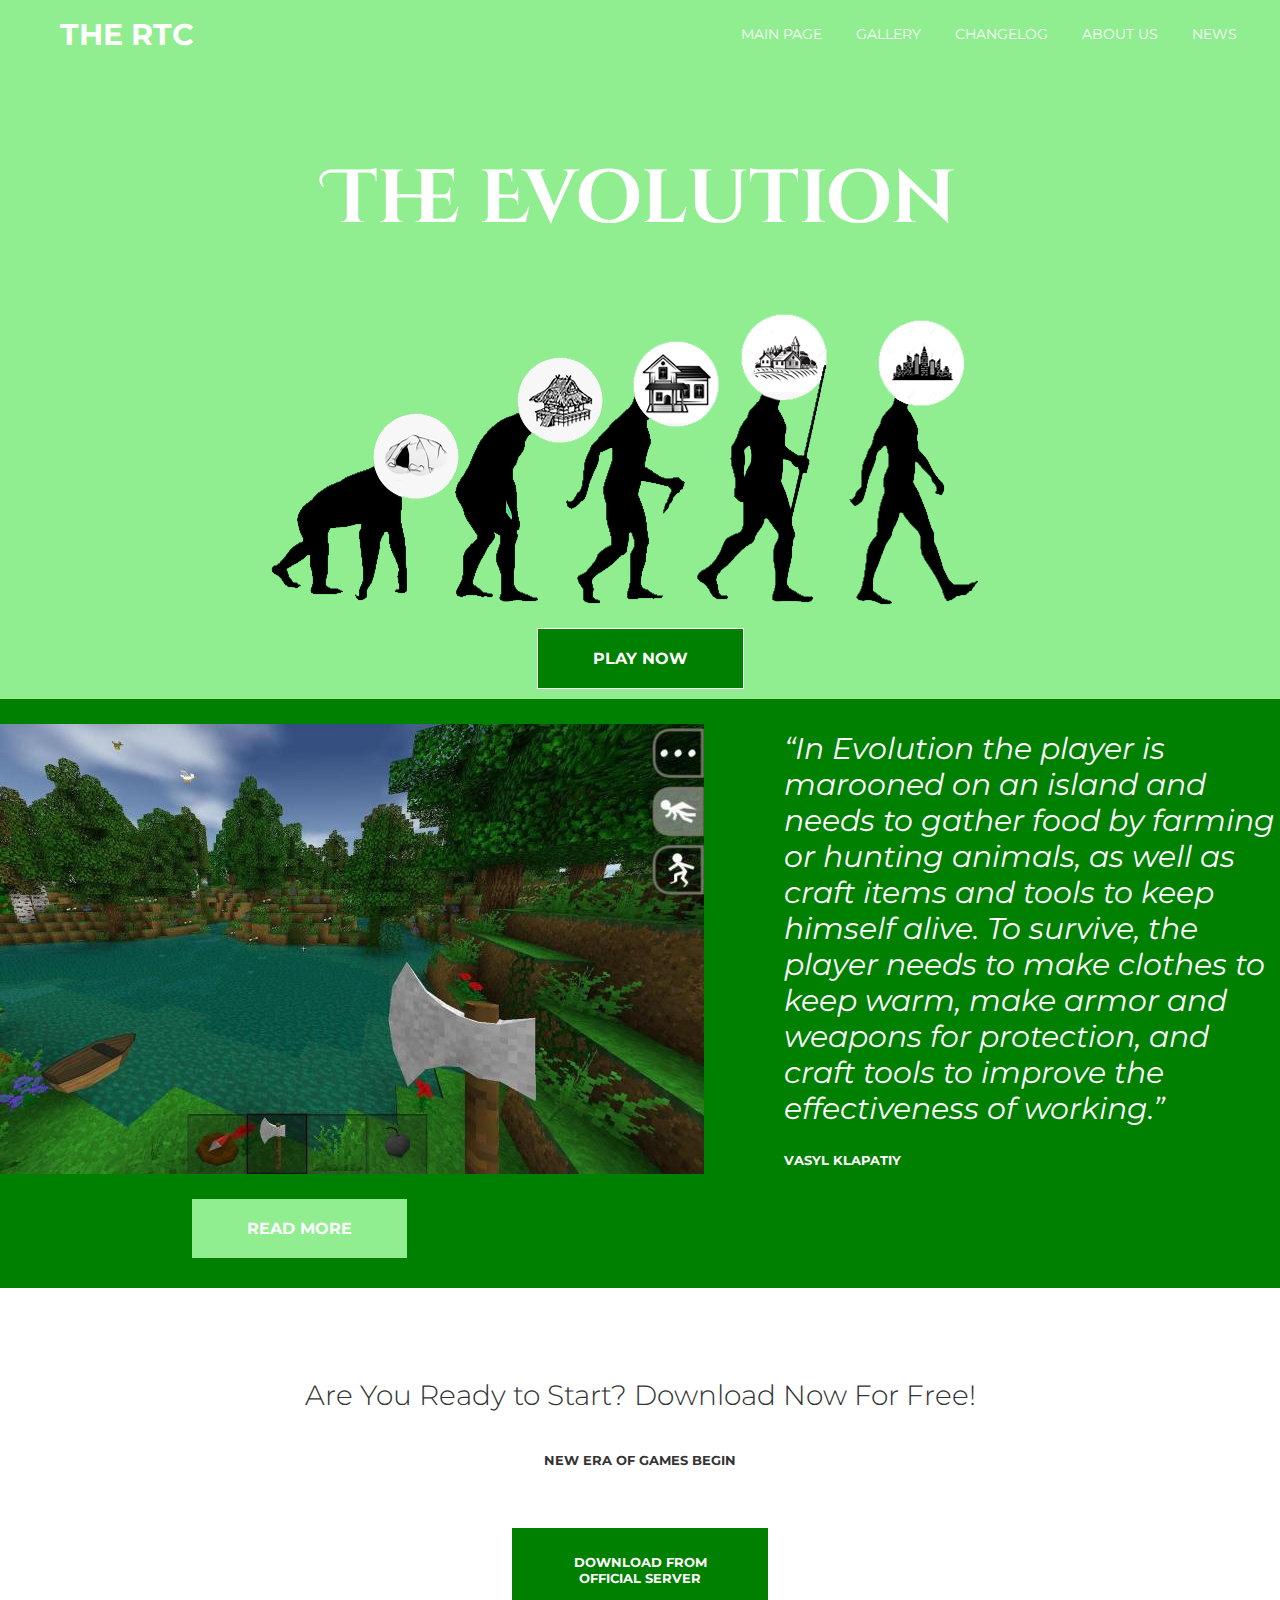
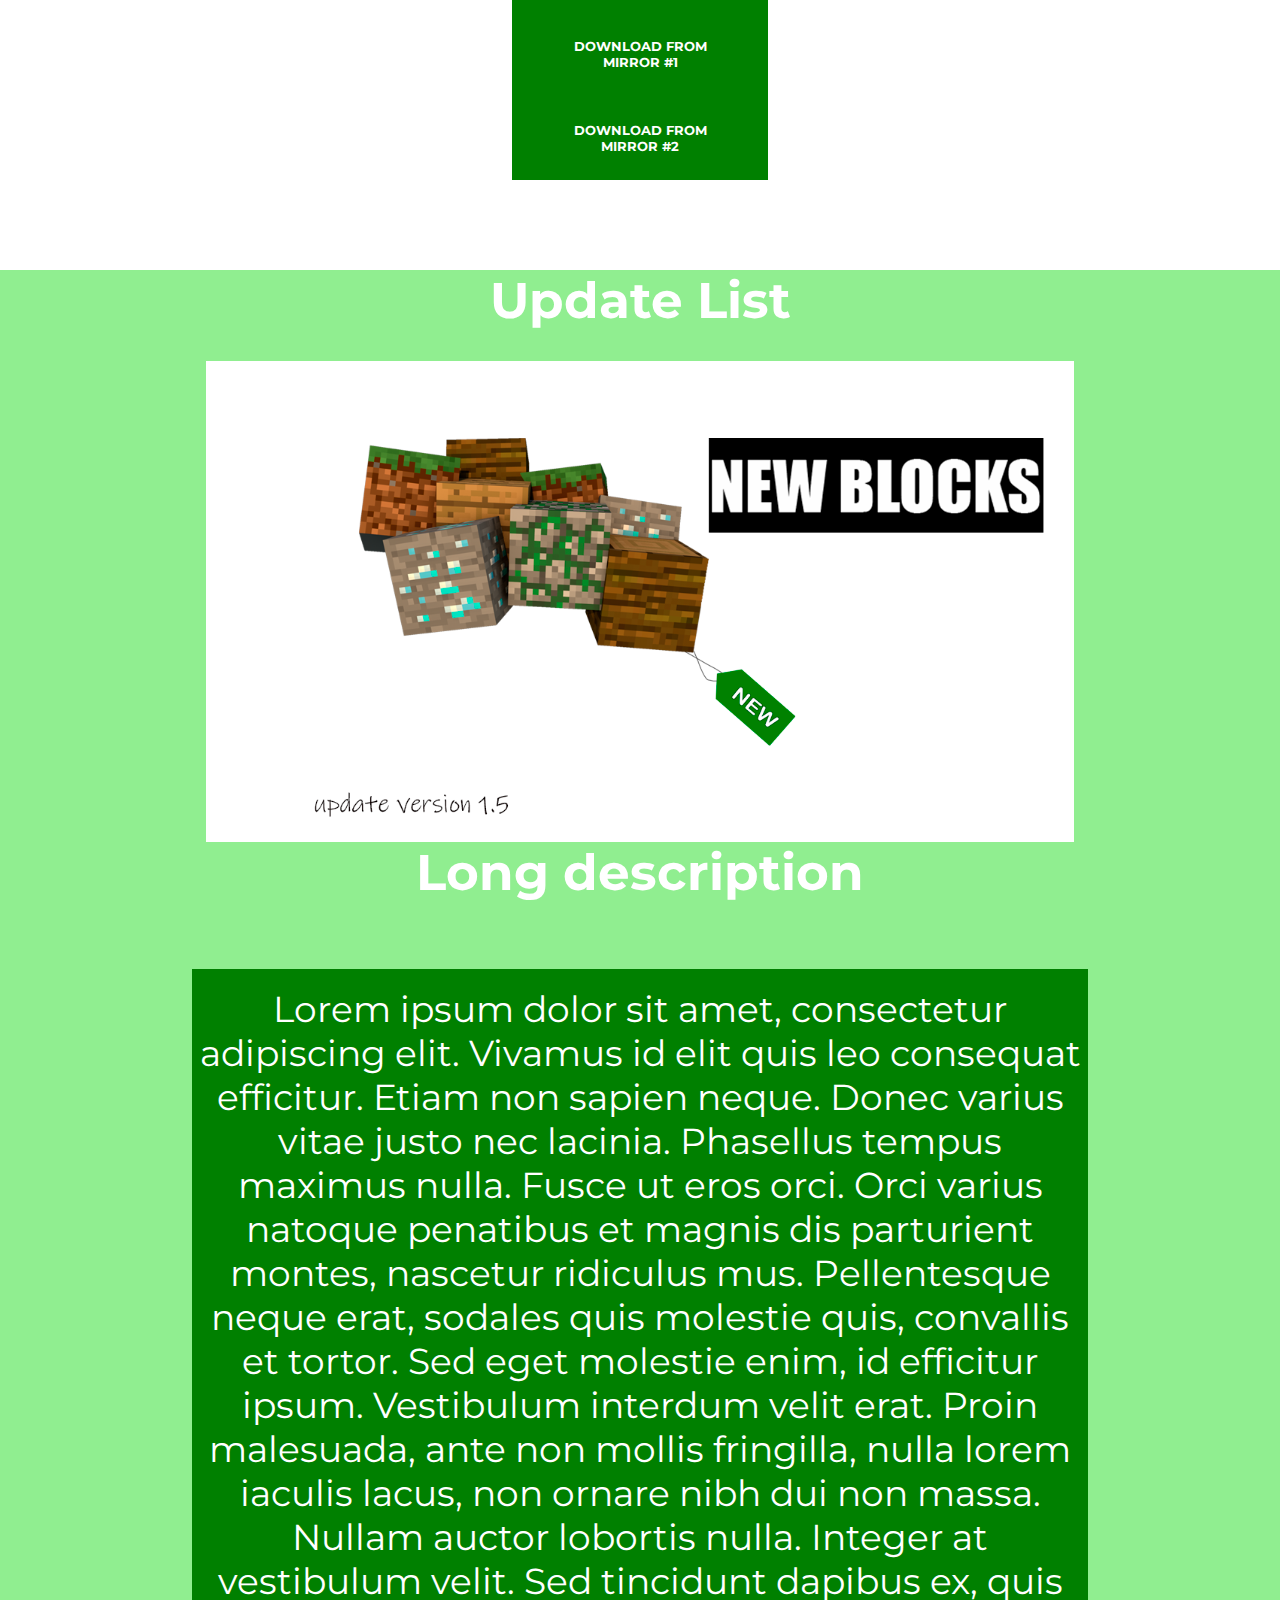
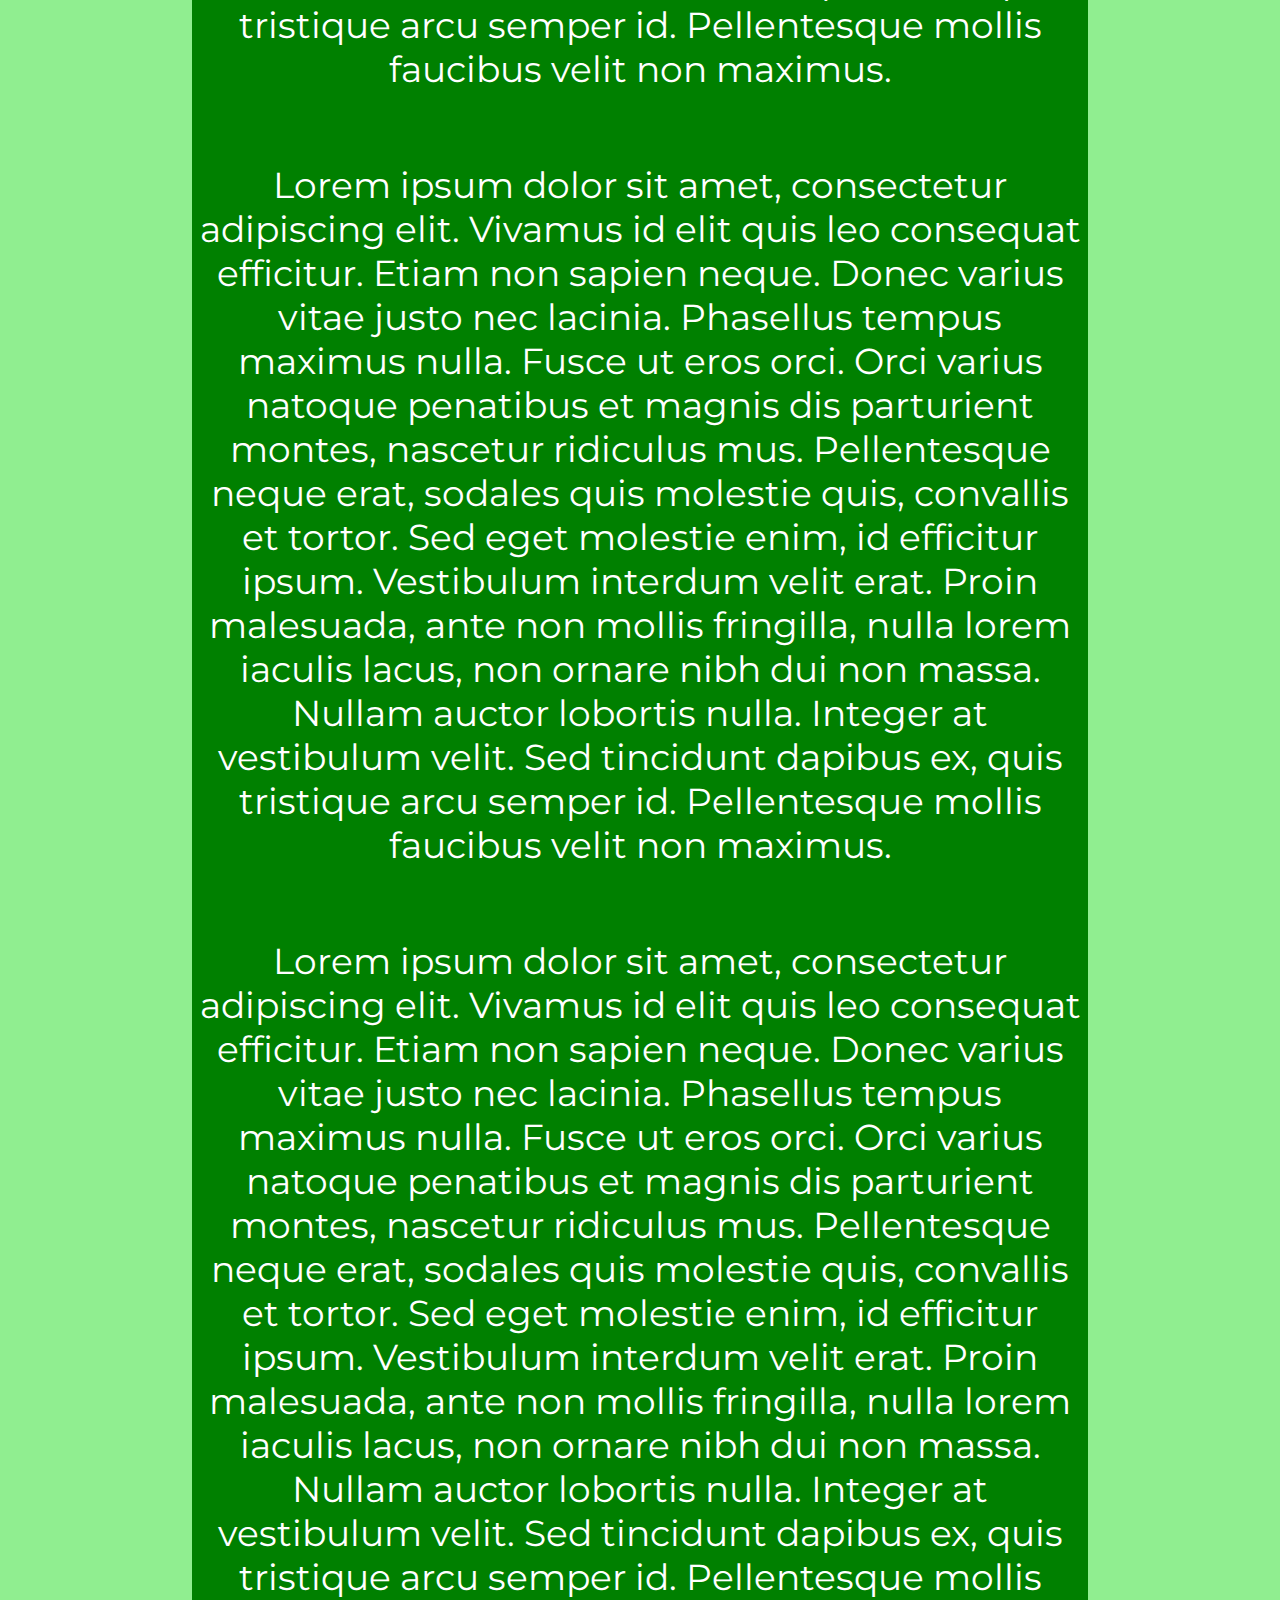
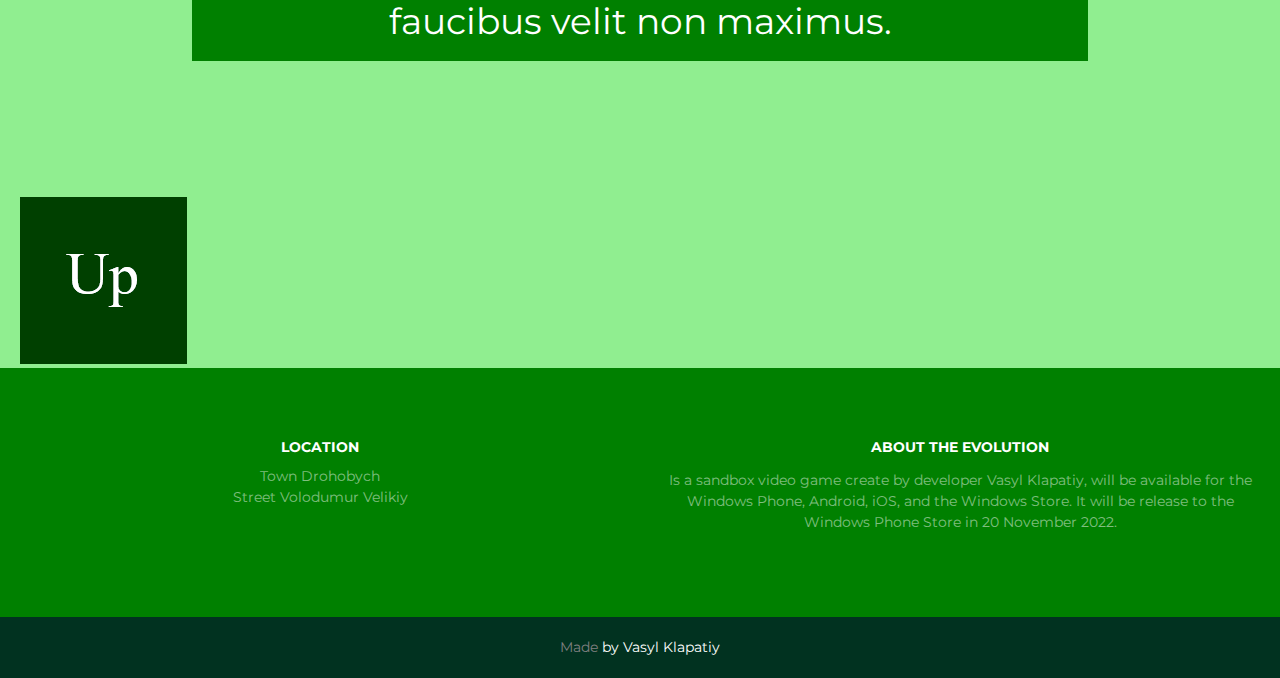
<file: index.html>
<!DOCTYPE html>
<html lang="en">
<head>
    <meta charset="UTF-8">
    <title>The Evolution</title>
    <link rel="stylesheet" href="css/main.css">
    <link href="https://fonts.googleapis.com/css2?family=Kaushan+Script&family=Montserrat:wght@400;700&display=swap" rel="stylesheet">
    <link href="https://fonts.googleapis.com/css2?family=Cinzel+Decorative:wght@400;700&display=swap" rel="stylesheet">
    <script src="https://cdn.jsdelivr.net/npm/jquery@3.5.1/dist/jquery.min.js"></script>
    <script src="js/main.js"></script>
</head>
<body id="start">
    
    <header class="header">
        <div class="container">
            <div class="header_inner">
                <div class="header_logo">THE RTC</div>
                <nav class="nav">
                    <a class="nav_link" href="index.html">Main Page</a>
                    <a class="nav_link" href="gallery.html">Gallery</a>
                    <a class="nav_link" href="changelog.html">Changelog</a>
                    <a class="nav_link" href="about_us.html">About Us</a>
                    <a class="nav_link" href="news.html">News</a>
                </nav>
            </div>
        </div>
    </header>
    
<div class="intro"> 
    <div class="container">
        <div class="intro_inner">
           <h1 class="intro_title">The Evolution</h1>
            <img src="./img/backgroundlogo.png" alt="peoples_evolution" class="intro_picture"><br>
            <a class="button" href="login.html">Play now</a>
        </div>
    </div>
</div>
    
<div class="reviews">
    <div class="container">

        <div class="reviews__item">
            <div class="reviews__photo">
                <img class="reviews__img" src="img/evolution.jpg" alt="">
            </div>
            
            <div class="reviews__content">
                <div class="reviews__text">“In Evolution the player is marooned on an island and needs to gather food by farming or hunting animals, as 
                    well as craft items and tools to keep himself alive. To survive, the player needs to make clothes to keep warm, make 
                    armor and weapons for protection, and craft tools to improve the effectiveness of working.”</div>
                <div class="reviews__author">Vasyl Klapatiy</div>
            </div>
            <a class="but-img" href="#">Read More</a>
        </div>

    </div>
</div>

<div class="download">
    <div class="container">
        <h3 class="download__title">Are You Ready to Start? Download Now For Free!</h3>
        <div class="download__text">
            <p>New Era of Games begin</p>
        </div>
        <a class="btn" href="#">Download from Official Server</a>
        <a class="btn" href="#">Download from Mirror #1</a>
        <a class="btn" href="#">Download from Mirror #2</a>
    </div>
</div>

<div class="description">
    <h3 class="desc-title">Update List</h3>
    <img src="img/block.png" alt="blocks">
    <h3 class="desc-title">Long description</h3>
    <div class="long-desc">
        <p>Lorem ipsum dolor sit amet, consectetur adipiscing elit. Vivamus id elit quis leo consequat efficitur. Etiam non sapien neque. Donec varius vitae justo nec lacinia.
            Phasellus tempus maximus nulla. Fusce ut eros orci. Orci varius natoque penatibus et magnis dis parturient montes, nascetur ridiculus mus. 
            Pellentesque neque erat, sodales quis molestie quis, convallis et tortor.
            Sed eget molestie enim, id efficitur ipsum. Vestibulum interdum velit erat. Proin malesuada, ante non mollis fringilla, nulla 
            lorem iaculis lacus, non ornare nibh dui non massa. Nullam auctor lobortis nulla. Integer at vestibulum velit. Sed tincidunt 
            dapibus ex, quis tristique arcu semper id. Pellentesque mollis faucibus velit non maximus.
        </p>
        <p>Lorem ipsum dolor sit amet, consectetur adipiscing elit. Vivamus id elit quis leo consequat efficitur. Etiam non sapien neque. Donec varius vitae justo nec lacinia.
            Phasellus tempus maximus nulla. Fusce ut eros orci. Orci varius natoque penatibus et magnis dis parturient montes, nascetur ridiculus mus. 
            Pellentesque neque erat, sodales quis molestie quis, convallis et tortor.
            Sed eget molestie enim, id efficitur ipsum. Vestibulum interdum velit erat. Proin malesuada, ante non mollis fringilla, nulla 
            lorem iaculis lacus, non ornare nibh dui non massa. Nullam auctor lobortis nulla. Integer at vestibulum velit. Sed tincidunt 
            dapibus ex, quis tristique arcu semper id. Pellentesque mollis faucibus velit non maximus.
        </p>
        <p>Lorem ipsum dolor sit amet, consectetur adipiscing elit. Vivamus id elit quis leo consequat efficitur. Etiam non sapien neque. Donec varius vitae justo nec lacinia.
            Phasellus tempus maximus nulla. Fusce ut eros orci. Orci varius natoque penatibus et magnis dis parturient montes, nascetur ridiculus mus. 
            Pellentesque neque erat, sodales quis molestie quis, convallis et tortor.
            Sed eget molestie enim, id efficitur ipsum. Vestibulum interdum velit erat. Proin malesuada, ante non mollis fringilla, nulla 
            lorem iaculis lacus, non ornare nibh dui non massa. Nullam auctor lobortis nulla. Integer at vestibulum velit. Sed tincidunt 
            dapibus ex, quis tristique arcu semper id. Pellentesque mollis faucibus velit non maximus.
        </p>
    </div>
</div>

<div class="upButton">
    <a href="#start"><img src="img/sc321.png" alt="upButton" style="text-align: center;"></a>
</div>

<footer class="footer">
    <div class="container">

        <div class="footer__inner">
            <div class="footer__block">
                <h4 class="footer__title">Location</h4>
                <address class="footer__address">
                    <div>Town Drohobych</div>
                    <div>Street Volodumur Velikiy</div>
                </address>
            </div>

            <div class="footer__block">
                <h4 class="footer__title">About The Evolution</h4>
                <div class="footer__text">
                    <p> Is a sandbox video game create by developer Vasyl Klapatiy, will be available for the Windows Phone, Android, iOS, and the Windows Store. It will be  release to the Windows Phone Store in 20 November 2022.</p>
                </div>
            </div>
        </div>
    </div>

    <div class="copyright">
        <div class="container">
            <div class="copyright__text">
                <div>Made <span>by Vasyl Klapatiy</span></div>
            </div>
        </div>
    </div>
</footer>
</body>
</html>
</file>
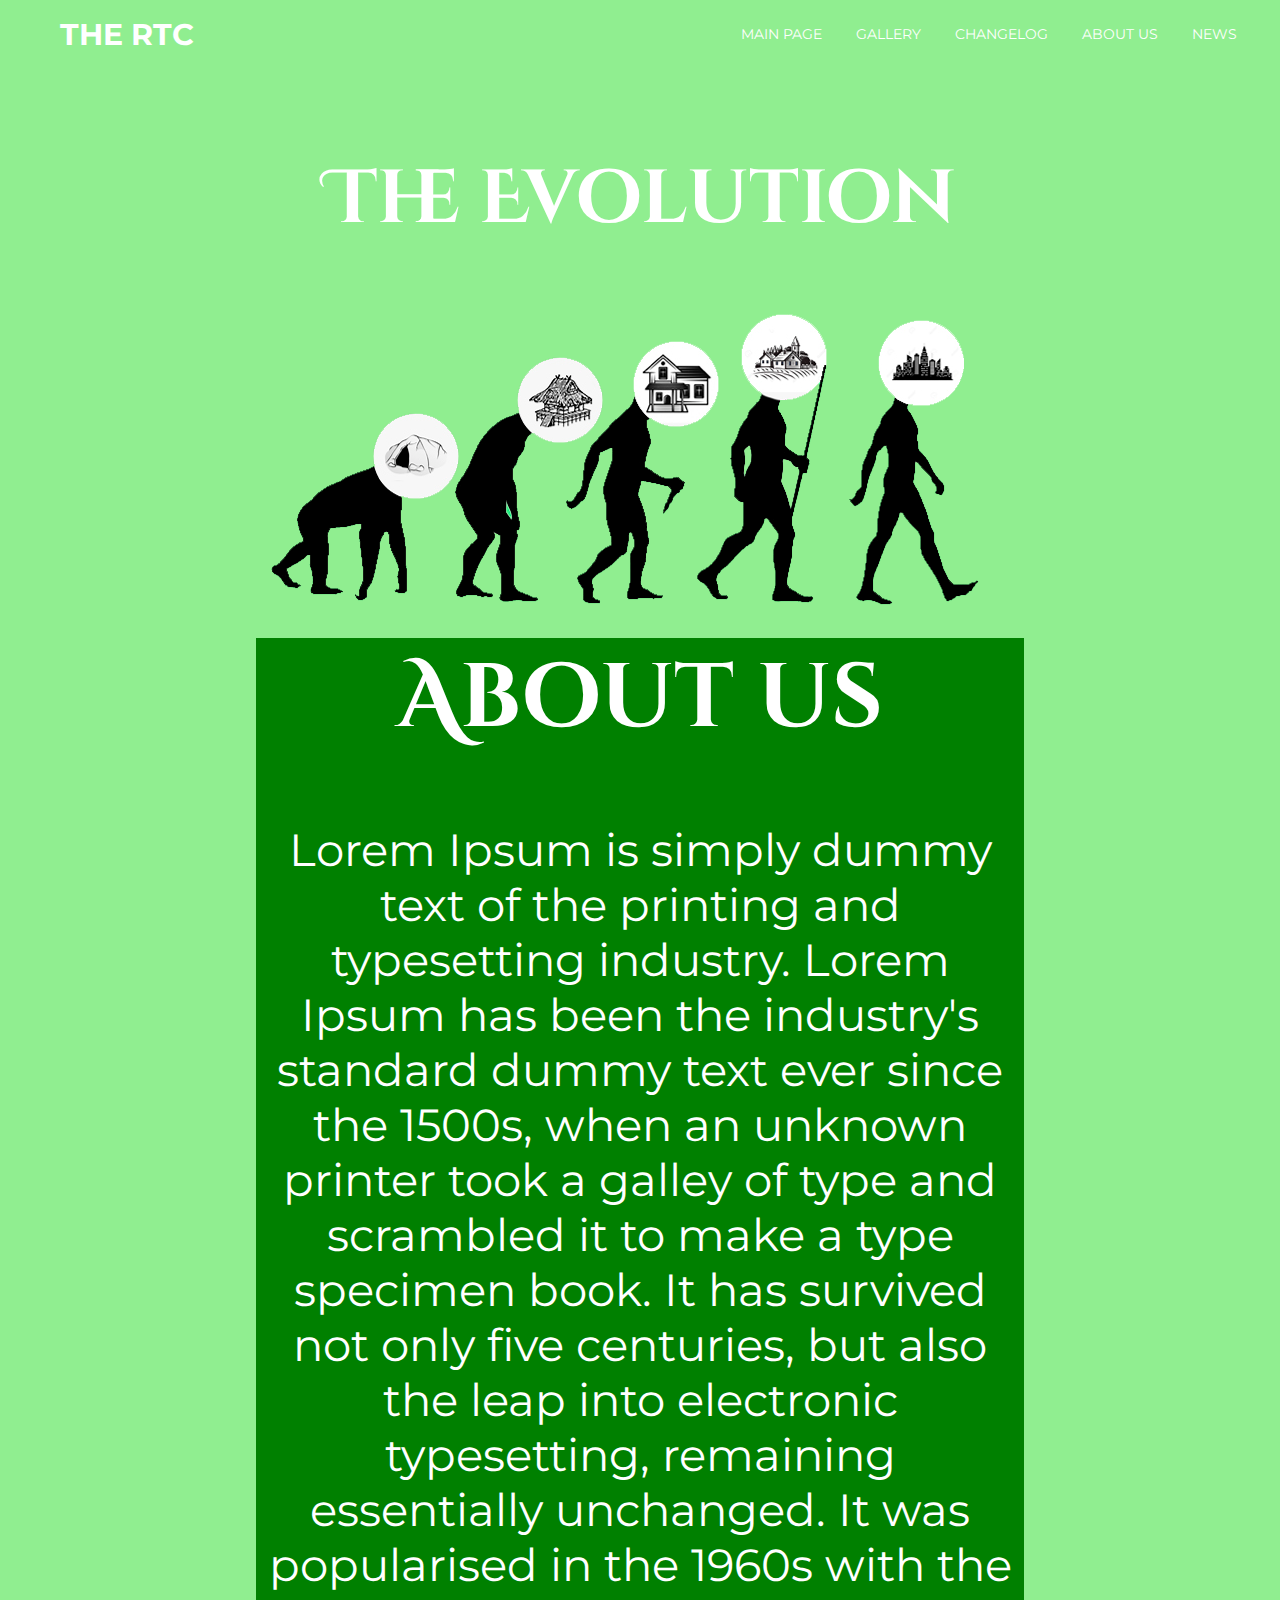
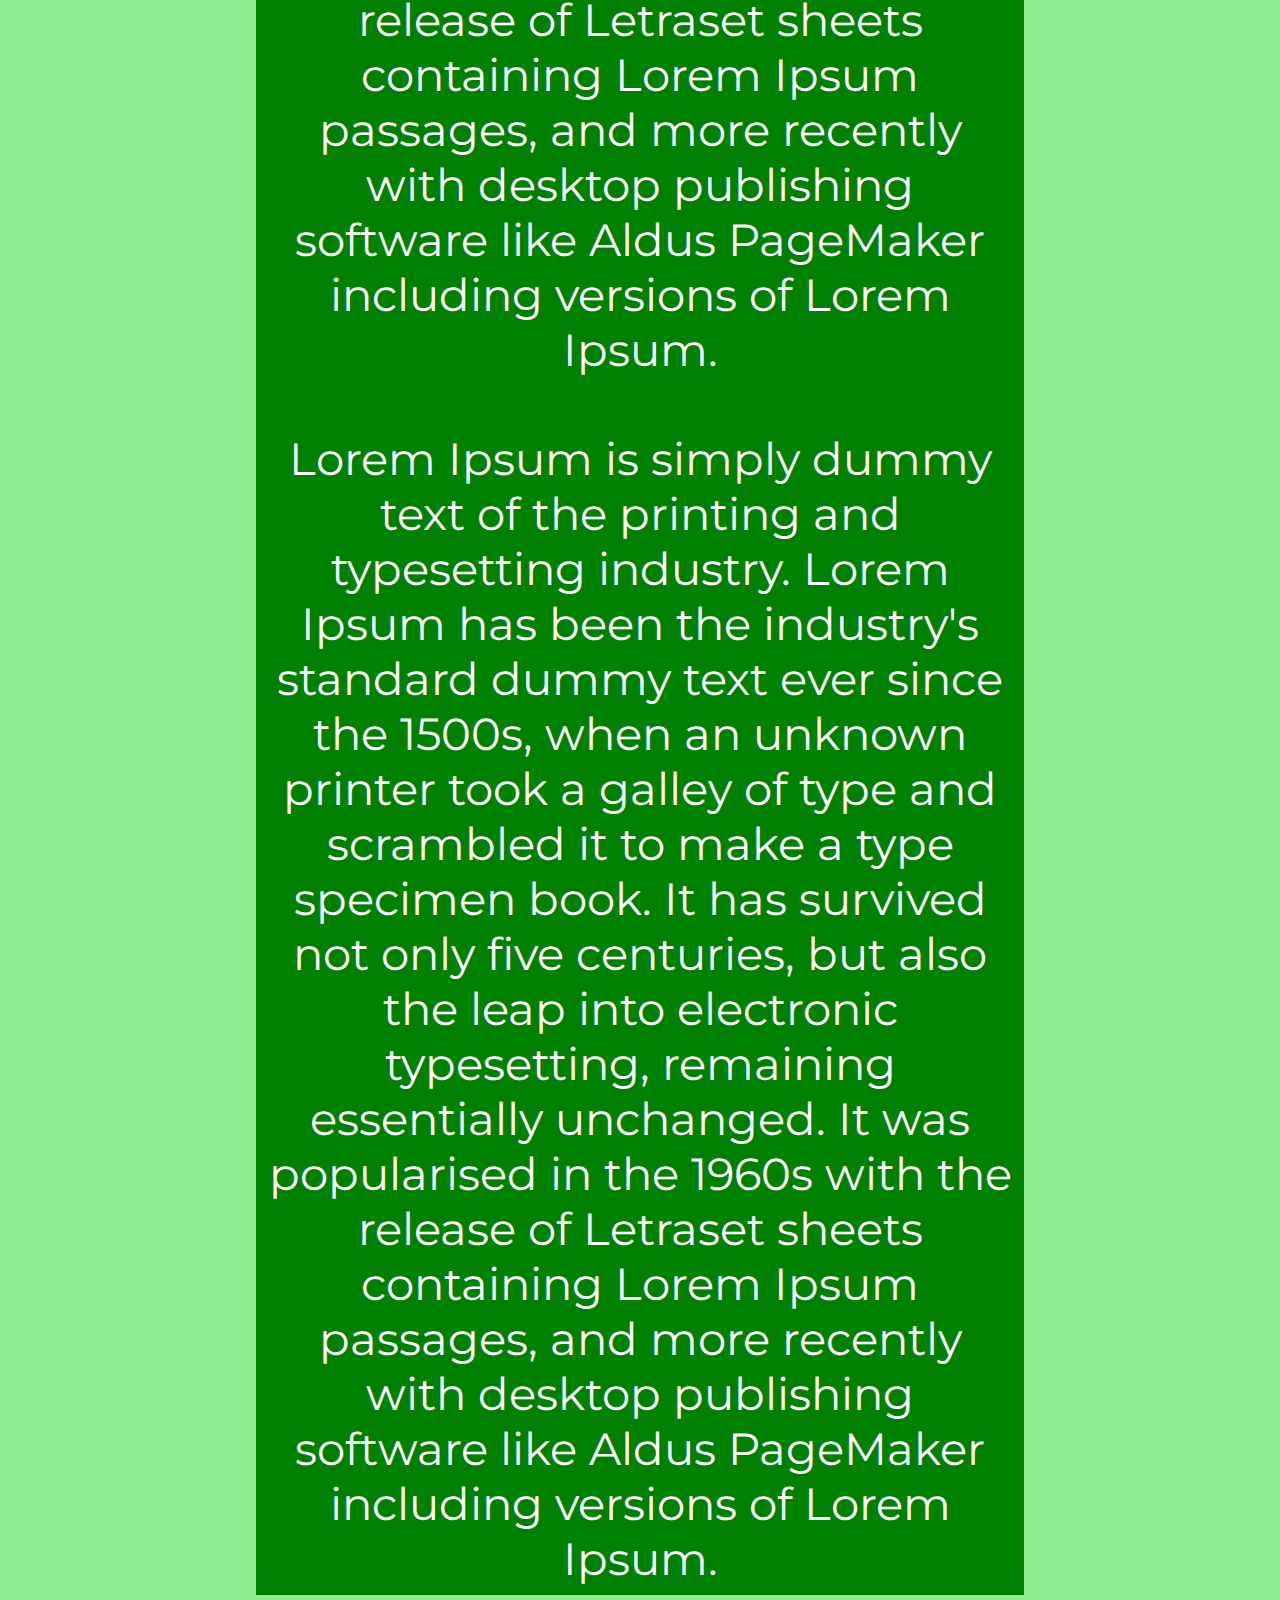
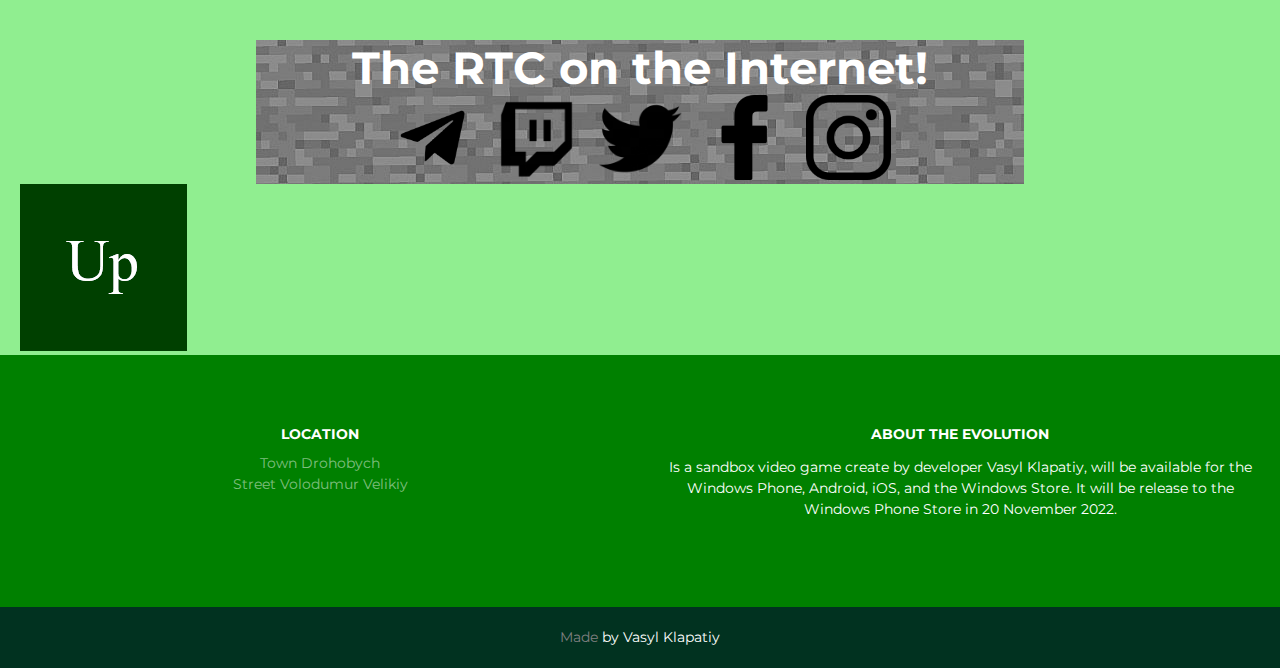
<file: about_us.html>
<!DOCTYPE html>
<html lang="en">
<head>
    <meta charset="UTF-8">
    <title>The Evolution - About Us</title>
    <link rel="stylesheet" href="css/main.css">
    <link rel="stylesheet" href="css/aboutUs.css">
    <link href="https://fonts.googleapis.com/css2?family=Kaushan+Script&family=Montserrat:wght@400;700&display=swap" rel="stylesheet">
    <link href="https://fonts.googleapis.com/css2?family=Cinzel+Decorative:wght@400;700&display=swap" rel="stylesheet">
    <script src="https://cdn.jsdelivr.net/npm/jquery@3.5.1/dist/jquery.min.js"></script>
</head>
<body id="start">
    <header class="header">
        <div class="container">
            <div class="header_inner">
                <div class="header_logo">THE RTC</div>
                <nav class="nav">
                    <a class="nav_link" href="index.html">Main Page</a>
                    <a class="nav_link" href="gallery.html">Gallery</a>
                    <a class="nav_link" href="changelog.html">Changelog</a>
                    <a class="nav_link" href="about_us.html">About Us</a>
                    <a class="nav_link" href="news.html">News</a>
                </nav>
            </div>
        </div>
    </header>
    
    <div class="intro"> 
        <div class="container">
            <div class="intro_inner">
            <h1 class="intro_title">The Evolution</h1>
                <img src="./img/backgroundlogo.png" alt="peoples_evolution" class="intro_picture"><br>
            </div>
        </div>
    </div>

    <div class="about_us">
        <h1>About us</h1>
            <p>
                Lorem Ipsum is simply dummy text of the 
                printing and typesetting industry. Lorem Ipsum has been the 
                industry's standard dummy text ever since the 1500s, when an 
                unknown printer took a galley of type and scrambled it to make
                a type specimen book. It has survived not only five centuries, 
                but also the leap into electronic typesetting, remaining essentially 
                unchanged. It was popularised in the 1960s with the release of Letraset 
                sheets containing Lorem Ipsum passages, and more recently with desktop 
                publishing software like Aldus PageMaker including versions of Lorem Ipsum.
            </p>
            <p>
                Lorem Ipsum is simply dummy text of the 
                printing and typesetting industry. Lorem Ipsum has been the 
                industry's standard dummy text ever since the 1500s, when an 
                unknown printer took a galley of type and scrambled it to make
                a type specimen book. It has survived not only five centuries, 
                but also the leap into electronic typesetting, remaining essentially 
                unchanged. It was popularised in the 1960s with the release of Letraset 
                sheets containing Lorem Ipsum passages, and more recently with desktop 
                publishing software like Aldus PageMaker including versions of Lorem Ipsum.
            </p>
    </div>

    <div class="socialMedia">
        <h1>The RTC on the Internet!</h1>
        <div style="text-align: center; margin: 0 auto;">
            <a href="#"><img src="img/telegram.png" alt="telegram"></a>
            <a href="#"><img src="img/twitch_PNG36.png" alt="twitch"></a>
            <a href="#"><img src="img/twitter-icon-png-1.png" alt="twitter"></a>
            <a href="#"><img src="img/facebook.png" alt="facebook"></a>
            <a href="#"><img src="img/instagram.png" alt="insta"></a>
        </div>
    </div>

    <div class="upButton">
        <a href="#start"><img src="img/sc321.png" alt="upButton" style="text-align: center;"></a>
    </div>
    
    <footer class="footer">
        <div class="container">
    
            <div class="footer__inner">
                <div class="footer__block">
                    <h4 class="footer__title">Location</h4>
                    <address class="footer__address">
                        <div>Town Drohobych</div>
                        <div>Street Volodumur Velikiy</div>
                    </address>
                </div>
    
                <div class="footer__block">
                    <h4 class="footer__title">About The Evolution</h4>
                    <div class="footer__text">
                        <p> Is a sandbox video game create by developer Vasyl Klapatiy, will be available for the Windows Phone, Android, iOS, and the Windows Store. It will be  release to the Windows Phone Store in 20 November 2022.</p>
                    </div>
                </div>
            </div>
        </div>
    
        <div class="copyright">
            <div class="container">
                <div class="copyright__text">
                    <div>Made <span>by Vasyl Klapatiy</span></div>
                </div>
            </div>
        </div>
    </footer>
</body>
</file>
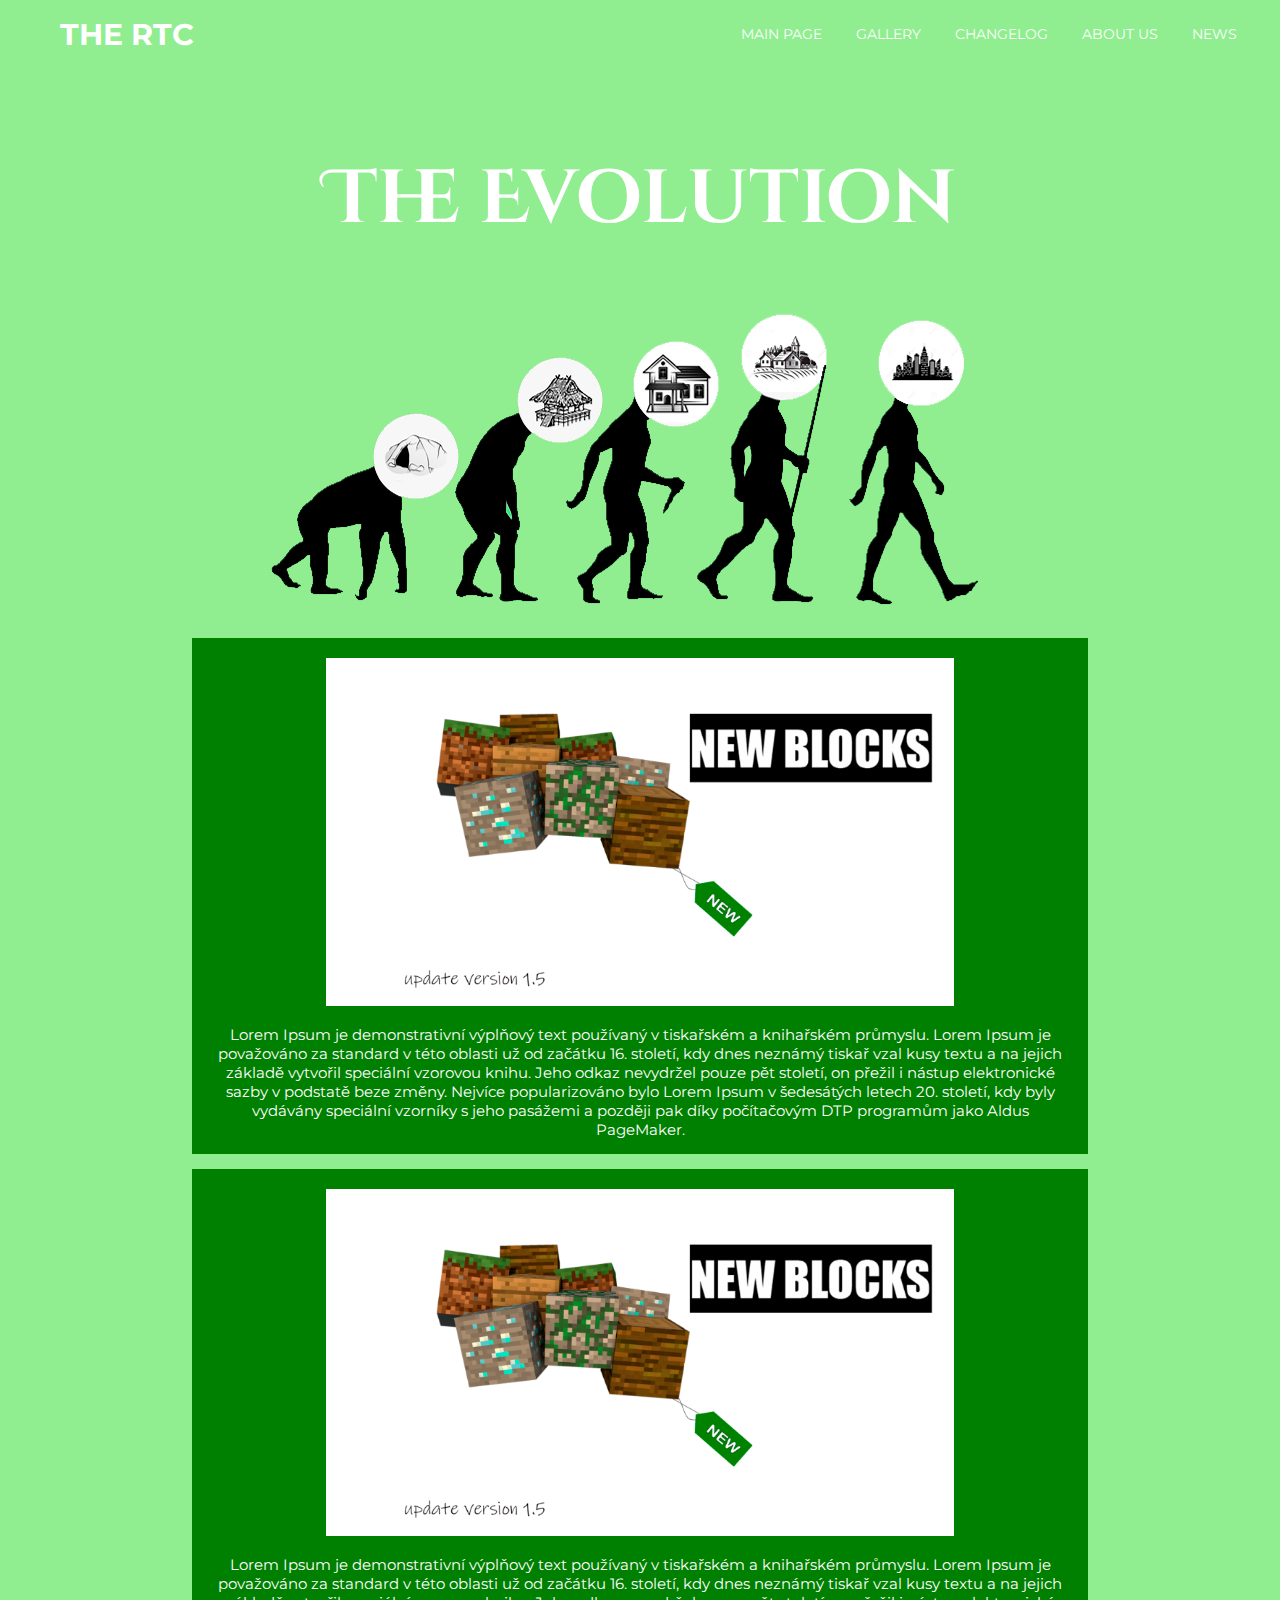
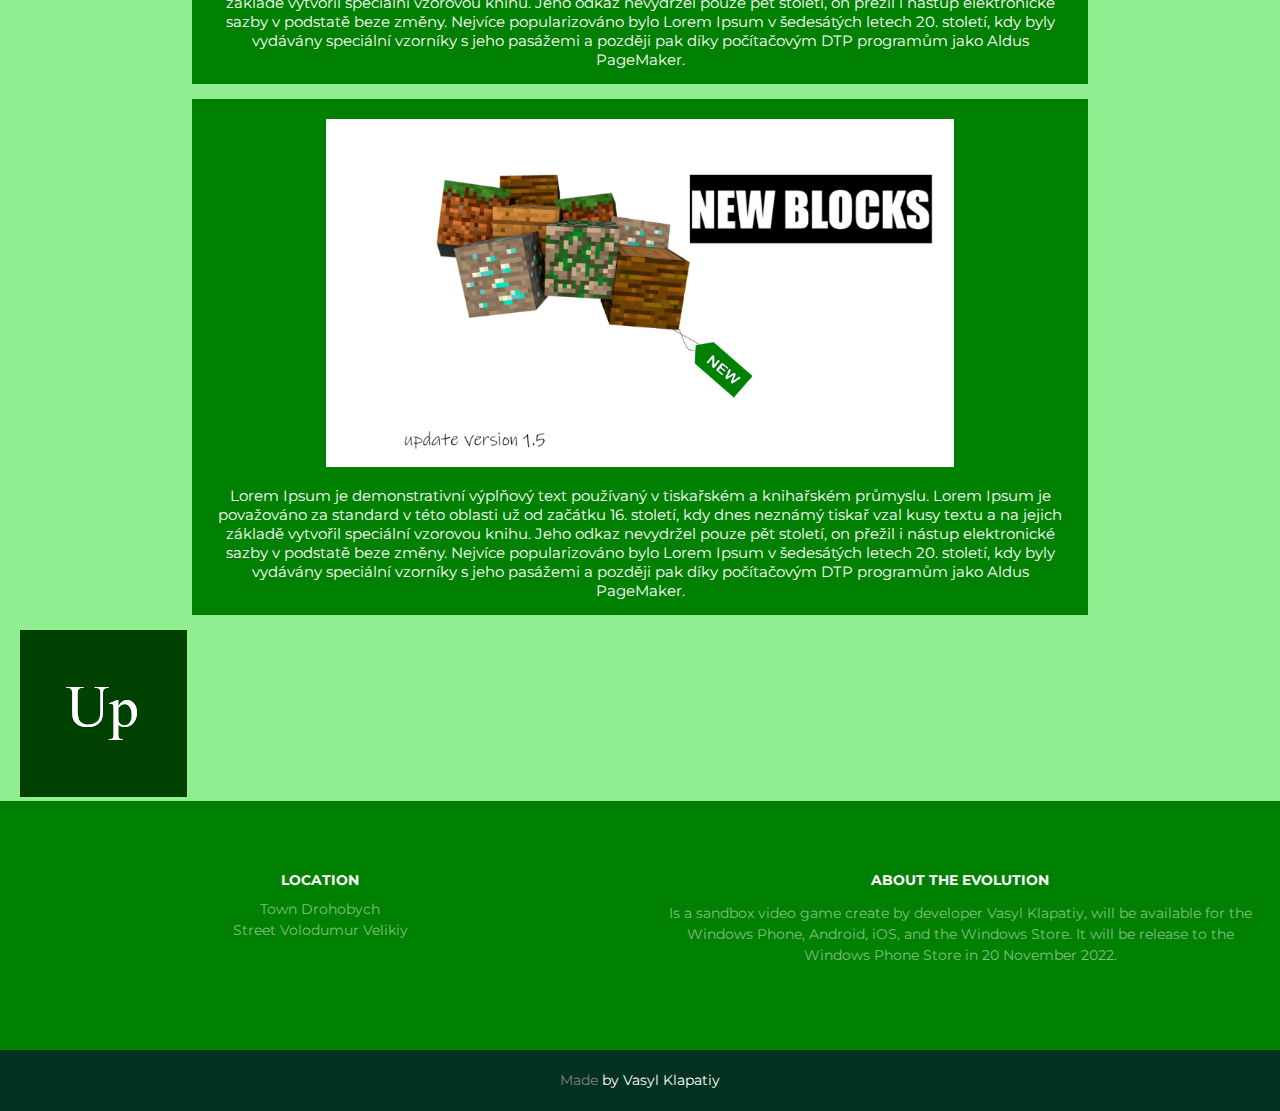
<file: changelog.html>
<!DOCTYPE html>
<html lang="en">
<head>
    <meta charset="UTF-8">
    <title>The Evolution</title>
    <link rel="stylesheet" href="css/main.css">
    <link rel="stylesheet" href="css/changelog.css">

    <link href="https://fonts.googleapis.com/css2?family=Kaushan+Script&family=Montserrat:wght@400;700&display=swap" rel="stylesheet">
    <link href="https://fonts.googleapis.com/css2?family=Cinzel+Decorative:wght@400;700&display=swap" rel="stylesheet">

    <script src="https://cdn.jsdelivr.net/npm/jquery@3.5.1/dist/jquery.min.js"></script>
</head>
<body id="start">
    <header class="header">
        <div class="container">
            <div class="header_inner">
                <div class="header_logo">THE RTC</div>
                <nav class="nav">
                    <a class="nav_link" href="index.html">Main Page</a>
                    <a class="nav_link" href="gallery.html">Gallery</a>
                    <a class="nav_link" href="changelog.html">Changelog</a>
                    <a class="nav_link" href="about_us.html">About Us</a>
                    <a class="nav_link" href="news.html">News</a>
                </nav>
            </div>
        </div>
    </header>
    
    <div class="intro"> 
        <div class="container">
            <div class="intro_inner">
            <h1 class="intro_title">The Evolution</h1>
                <img src="./img/backgroundlogo.png" alt="peoples_evolution" class="intro_picture"><br>
            </div>
        </div>
    </div>

    <div class="updateBox">
        <img src="img/block.png" alt="blocks">
        <p>Lorem Ipsum je demonstrativní výplňový text používaný v tiskařském 
            a knihařském průmyslu. Lorem Ipsum je považováno za standard v této oblasti už od začátku 
            16. století, kdy dnes neznámý tiskař vzal kusy textu a na jejich základě vytvořil speciální
            vzorovou knihu. Jeho odkaz nevydržel pouze pět století, on přežil i nástup elektronické 
            sazby v podstatě beze změny. Nejvíce popularizováno bylo Lorem Ipsum v šedesátých letech 
            20. století, kdy byly vydávány speciální vzorníky s jeho pasážemi a později pak díky
            počítačovým DTP programům jako Aldus PageMaker.</p>
    </div>

    <div class="updateBox">
        <img src="img/block.png" alt="blocks">
        <p>Lorem Ipsum je demonstrativní výplňový text používaný v tiskařském 
            a knihařském průmyslu. Lorem Ipsum je považováno za standard v této oblasti už od začátku 
            16. století, kdy dnes neznámý tiskař vzal kusy textu a na jejich základě vytvořil speciální
            vzorovou knihu. Jeho odkaz nevydržel pouze pět století, on přežil i nástup elektronické 
            sazby v podstatě beze změny. Nejvíce popularizováno bylo Lorem Ipsum v šedesátých letech 
            20. století, kdy byly vydávány speciální vzorníky s jeho pasážemi a později pak díky
            počítačovým DTP programům jako Aldus PageMaker.</p>
    </div>

    <div class="updateBox">
        <img src="img/block.png" alt="blocks">
        <p>Lorem Ipsum je demonstrativní výplňový text používaný v tiskařském 
            a knihařském průmyslu. Lorem Ipsum je považováno za standard v této oblasti už od začátku 
            16. století, kdy dnes neznámý tiskař vzal kusy textu a na jejich základě vytvořil speciální
            vzorovou knihu. Jeho odkaz nevydržel pouze pět století, on přežil i nástup elektronické 
            sazby v podstatě beze změny. Nejvíce popularizováno bylo Lorem Ipsum v šedesátých letech 
            20. století, kdy byly vydávány speciální vzorníky s jeho pasážemi a později pak díky
            počítačovým DTP programům jako Aldus PageMaker.</p>
    </div>

    <div class="upButton">
        <a href="#start"><img src="img/sc321.png" alt="upButton" style="text-align: center;"></a>
    </div>
    
    <footer class="footer">
        <div class="container">
    
            <div class="footer__inner">
                <div class="footer__block">
                    <h4 class="footer__title">Location</h4>
                    <address class="footer__address">
                        <div>Town Drohobych</div>
                        <div>Street Volodumur Velikiy</div>
                    </address>
                </div>
    
                <div class="footer__block">
                    <h4 class="footer__title">About The Evolution</h4>
                    <div class="footer__text">
                        <p> Is a sandbox video game create by developer Vasyl Klapatiy, will be available for the Windows Phone, Android, iOS, and the Windows Store. It will be  release to the Windows Phone Store in 20 November 2022.</p>
                    </div>
                </div>
            </div>
        </div>
    
        <div class="copyright">
            <div class="container">
                <div class="copyright__text">
                    <div>Made <span>by Vasyl Klapatiy</span></div>
                </div>
            </div>
        </div>
    </footer>
</body>
</file>
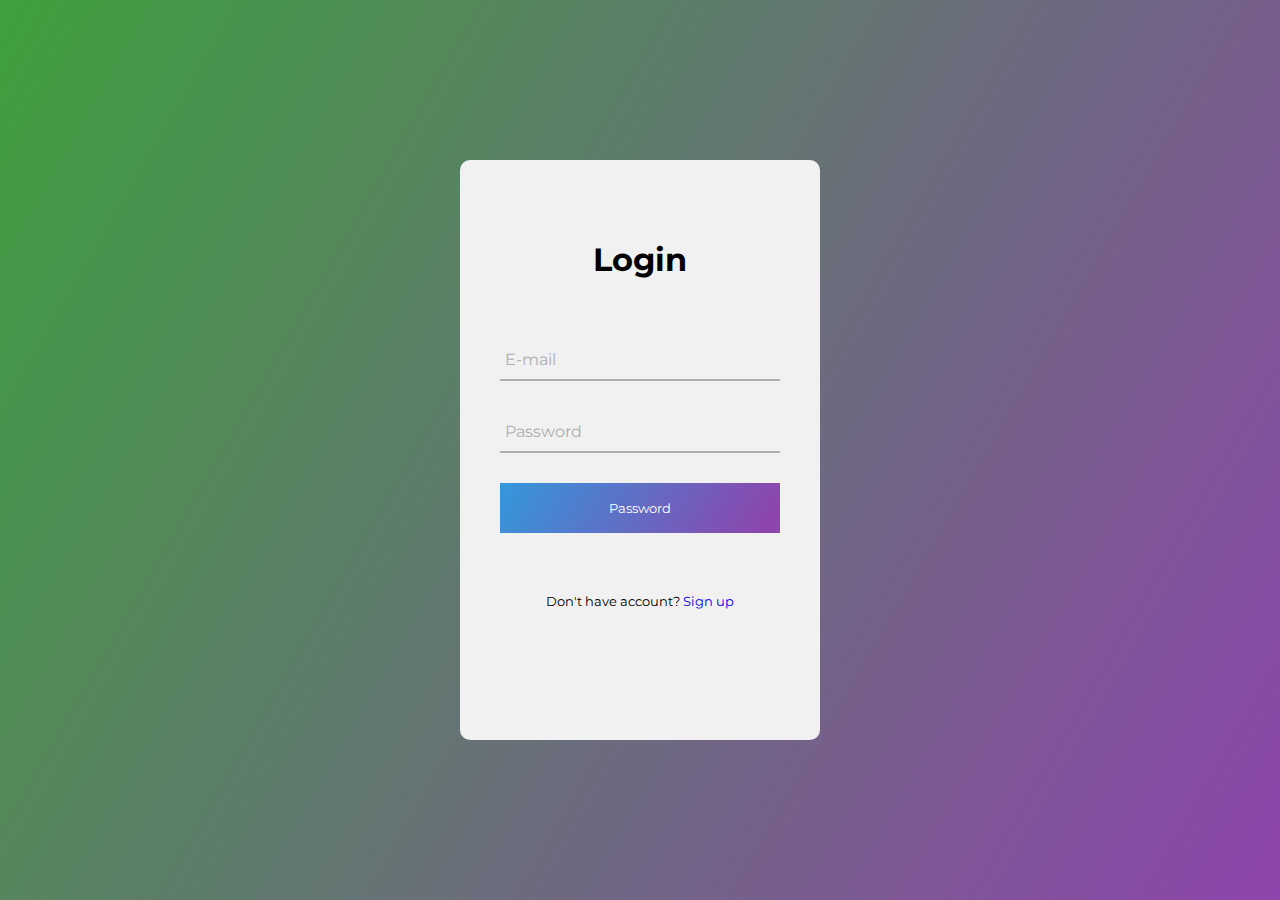
<file: login.html>
<!DOCTYPE html>
<html lang="en" dir="ltr">
  <head>
    <meta charset="utf-8">
    <title></title>
    <link rel="stylesheet" href="css/login.css">
    <script src="https://cdnjs.cloudflare.com/ajax/libs/jquery/3.4.1/jquery.min.js" charset="utf-8"></script>
    <link href="https://fonts.googleapis.com/css2?family=Montserrat&display=swap" rel="stylesheet">
  </head>
  <body>

      <form action="index.html" class="login-form">
        <h1>Login</h1>

        <div class="txtb">
          <input type="text">
          <span data-placeholder="E-mail"></span>
        </div>

        <div class="txtb">
          <input type="password">
          <span data-placeholder="Password"></span>
        </div>

        <input type="submit" class="logbtn" value="Password">

        <div class="bottom-text">
          Don't have account? <a href="#">Sign up</a>
        </div>

      </form>

      <script type="text/javascript">
      $(".txtb input").on("focus",function(){
        $(this).addClass("focus");
      });

      $(".txtb input").on("blur",function(){
        if($(this).val() == "")
        $(this).removeClass("focus");
      });

      </script>


  </body>
</html>
</file>
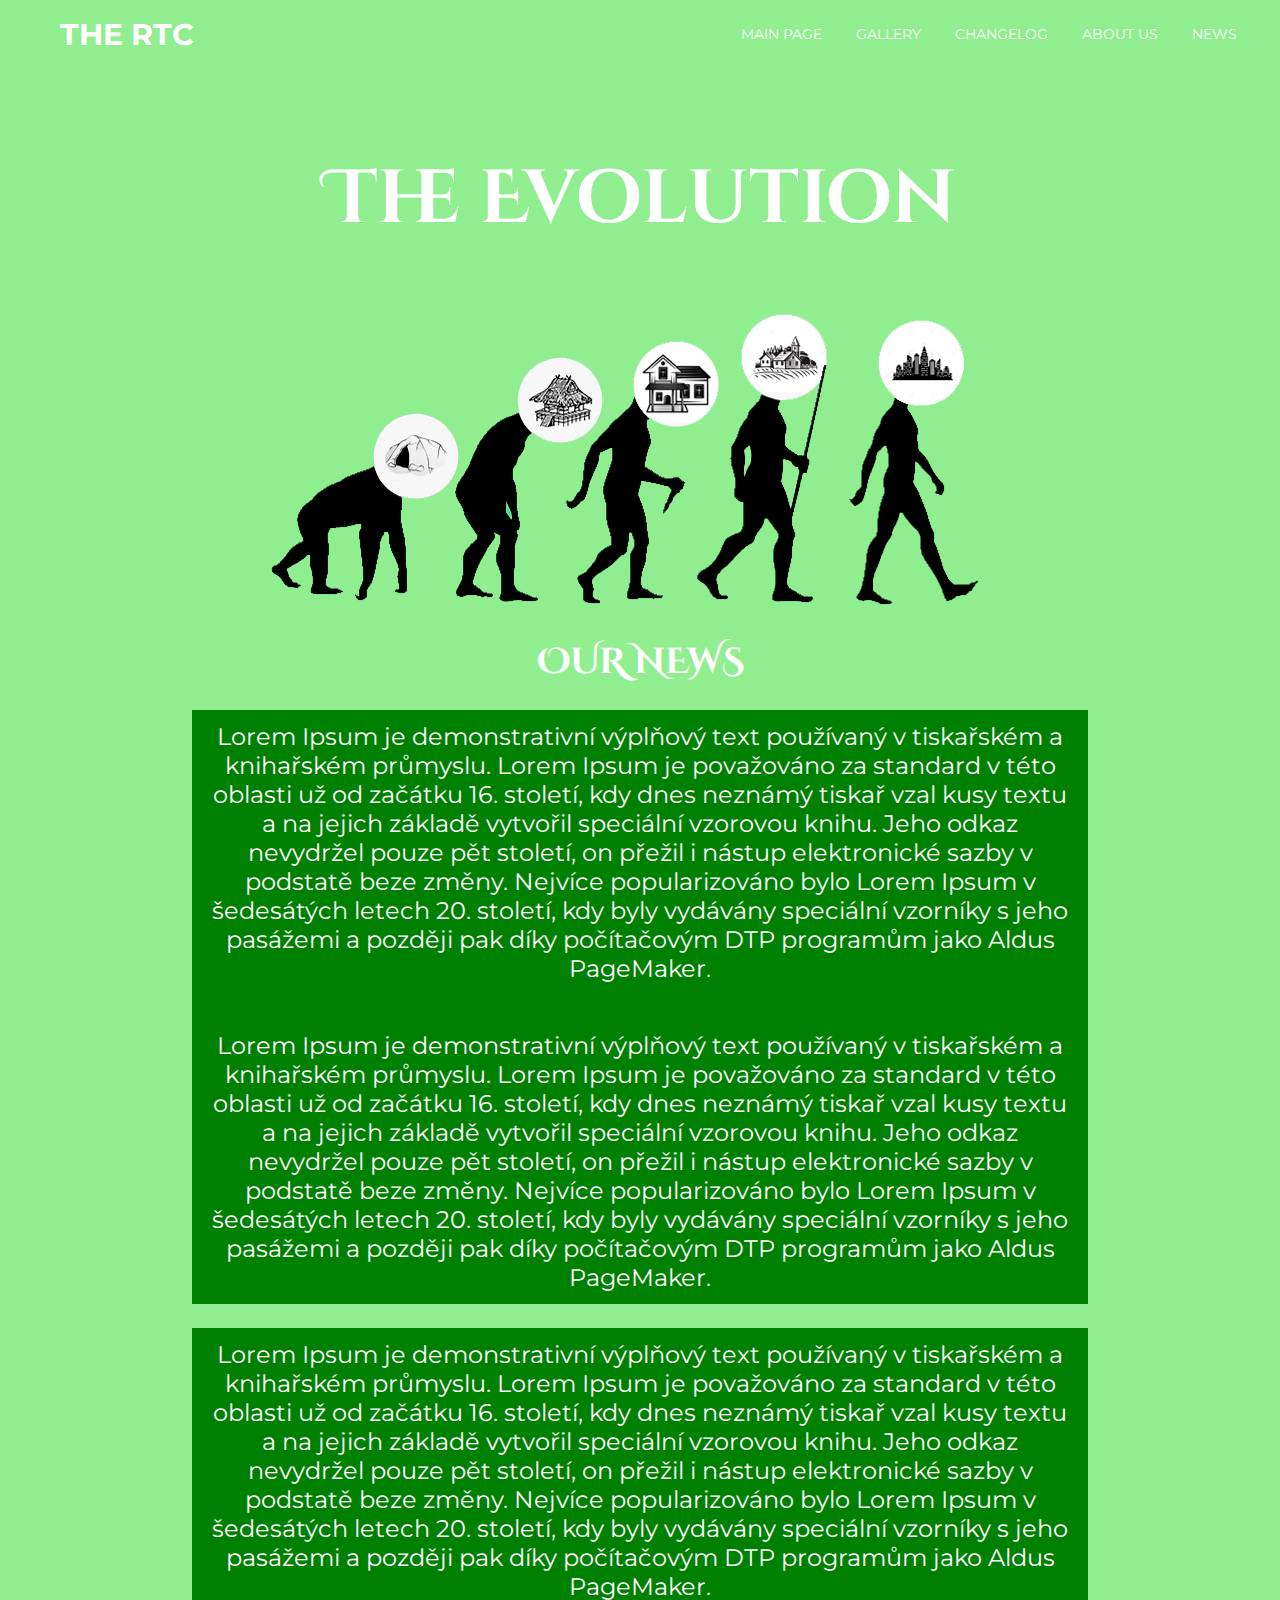
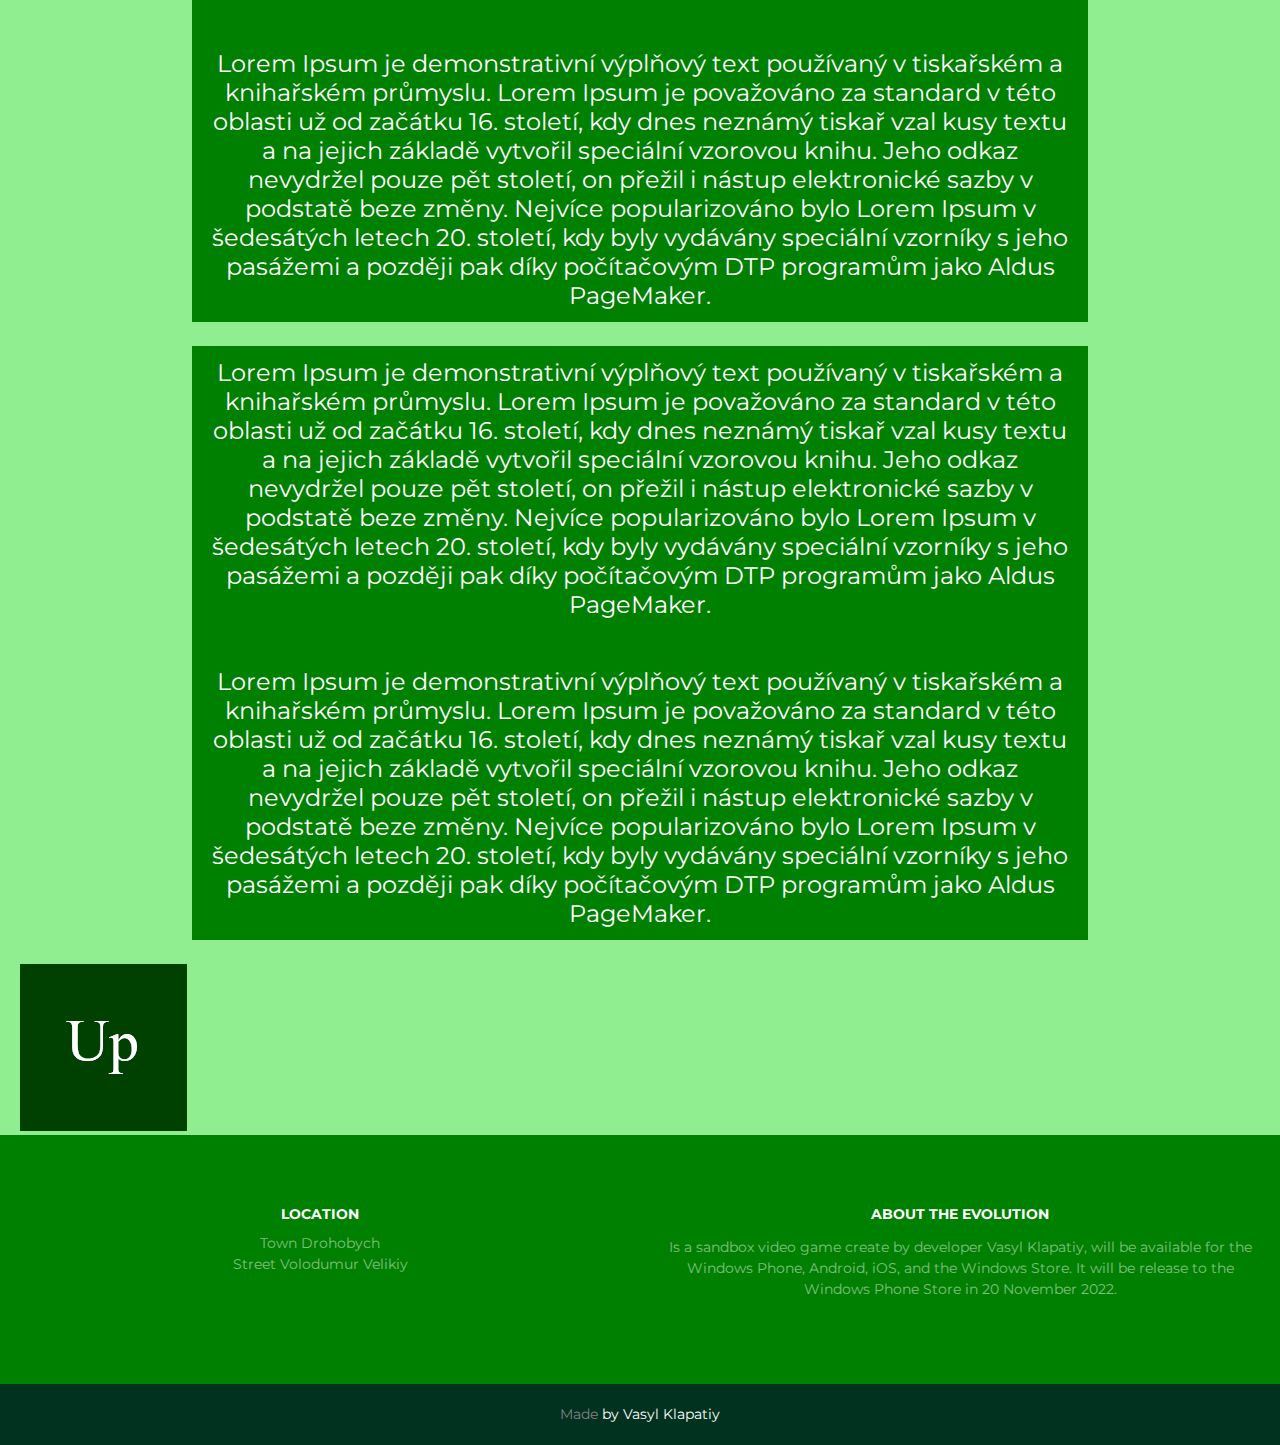
<file: news.html>
<!DOCTYPE html>
<html lang="en">
<head>
    <meta charset="UTF-8">
    <title>The Evolution</title>
    <link rel="stylesheet" href="css/main.css">
    <link rel="stylesheet" href="css/news.css">
    <link href="https://fonts.googleapis.com/css2?family=Kaushan+Script&family=Montserrat:wght@400;700&display=swap" rel="stylesheet">
    <link href="https://fonts.googleapis.com/css2?family=Cinzel+Decorative:wght@400;700&display=swap" rel="stylesheet">
    <script src="https://cdn.jsdelivr.net/npm/jquery@3.5.1/dist/jquery.min.js"></script>
</head>
<body id="start">
        
    <header class="header">
        <div class="container">
            <div class="header_inner">
                <div class="header_logo">THE RTC</div>
                <nav class="nav">
                    <a class="nav_link" href="index.html">Main Page</a>
                    <a class="nav_link" href="gallery.html">Gallery</a>
                    <a class="nav_link" href="changelog.html">Changelog</a>
                    <a class="nav_link" href="about_us.html">About Us</a>
                    <a class="nav_link" href="news.html">News</a>
                </nav>
            </div>
        </div>
    </header>
    
<div class="intro"> 
    <div class="container">
        <div class="intro_inner">
           <h1 class="intro_title">The Evolution</h1>
            <img src="./img/backgroundlogo.png" alt="peoples_evolution" class="intro_picture"><br>
        </div>
    </div>
</div>
    
<h1 style="margin: 0 auto; text-align: center; color: white; font-size: 36px; 
font-family:'Cinzel Decorative', cursive;">OUR NEWS</h1>

    <div class="newsBlock">
        <p>Lorem Ipsum je demonstrativní výplňový text používaný v tiskařském 
            a knihařském průmyslu. Lorem Ipsum je považováno za standard v této oblasti už od začátku 
            16. století, kdy dnes neznámý tiskař vzal kusy textu a na jejich základě vytvořil speciální
            vzorovou knihu. Jeho odkaz nevydržel pouze pět století, on přežil i nástup elektronické 
            sazby v podstatě beze změny. Nejvíce popularizováno bylo Lorem Ipsum v šedesátých letech 
            20. století, kdy byly vydávány speciální vzorníky s jeho pasážemi a později pak díky
            počítačovým DTP programům jako Aldus PageMaker.
        </p>
        <p>Lorem Ipsum je demonstrativní výplňový text používaný v tiskařském 
            a knihařském průmyslu. Lorem Ipsum je považováno za standard v této oblasti už od začátku 
            16. století, kdy dnes neznámý tiskař vzal kusy textu a na jejich základě vytvořil speciální
            vzorovou knihu. Jeho odkaz nevydržel pouze pět století, on přežil i nástup elektronické 
            sazby v podstatě beze změny. Nejvíce popularizováno bylo Lorem Ipsum v šedesátých letech 
            20. století, kdy byly vydávány speciální vzorníky s jeho pasážemi a později pak díky
            počítačovým DTP programům jako Aldus PageMaker.
        </p>
    </div>

    <div class="newsBlock">
        <p>Lorem Ipsum je demonstrativní výplňový text používaný v tiskařském 
            a knihařském průmyslu. Lorem Ipsum je považováno za standard v této oblasti už od začátku 
            16. století, kdy dnes neznámý tiskař vzal kusy textu a na jejich základě vytvořil speciální
            vzorovou knihu. Jeho odkaz nevydržel pouze pět století, on přežil i nástup elektronické 
            sazby v podstatě beze změny. Nejvíce popularizováno bylo Lorem Ipsum v šedesátých letech 
            20. století, kdy byly vydávány speciální vzorníky s jeho pasážemi a později pak díky
            počítačovým DTP programům jako Aldus PageMaker.
        </p>
        <p>Lorem Ipsum je demonstrativní výplňový text používaný v tiskařském 
            a knihařském průmyslu. Lorem Ipsum je považováno za standard v této oblasti už od začátku 
            16. století, kdy dnes neznámý tiskař vzal kusy textu a na jejich základě vytvořil speciální
            vzorovou knihu. Jeho odkaz nevydržel pouze pět století, on přežil i nástup elektronické 
            sazby v podstatě beze změny. Nejvíce popularizováno bylo Lorem Ipsum v šedesátých letech 
            20. století, kdy byly vydávány speciální vzorníky s jeho pasážemi a později pak díky
            počítačovým DTP programům jako Aldus PageMaker.
        </p>
    </div>

    <div class="newsBlock">
        <p>Lorem Ipsum je demonstrativní výplňový text používaný v tiskařském 
            a knihařském průmyslu. Lorem Ipsum je považováno za standard v této oblasti už od začátku 
            16. století, kdy dnes neznámý tiskař vzal kusy textu a na jejich základě vytvořil speciální
            vzorovou knihu. Jeho odkaz nevydržel pouze pět století, on přežil i nástup elektronické 
            sazby v podstatě beze změny. Nejvíce popularizováno bylo Lorem Ipsum v šedesátých letech 
            20. století, kdy byly vydávány speciální vzorníky s jeho pasážemi a později pak díky
             počítačovým DTP programům jako Aldus PageMaker.
        </p>
        <p>Lorem Ipsum je demonstrativní výplňový text používaný v tiskařském 
            a knihařském průmyslu. Lorem Ipsum je považováno za standard v této oblasti už od začátku 
            16. století, kdy dnes neznámý tiskař vzal kusy textu a na jejich základě vytvořil speciální
            vzorovou knihu. Jeho odkaz nevydržel pouze pět století, on přežil i nástup elektronické 
            sazby v podstatě beze změny. Nejvíce popularizováno bylo Lorem Ipsum v šedesátých letech 
            20. století, kdy byly vydávány speciální vzorníky s jeho pasážemi a později pak díky
            počítačovým DTP programům jako Aldus PageMaker.
        </p>
    </div>

    <div class="upButton">
        <a href="#start"><img src="img/sc321.png" alt="upButton" style="text-align: center;"></a>
    </div>
    
    <footer class="footer">
        <div class="container">
    
            <div class="footer__inner">
                <div class="footer__block">
                    <h4 class="footer__title">Location</h4>
                    <address class="footer__address">
                        <div>Town Drohobych</div>
                        <div>Street Volodumur Velikiy</div>
                    </address>
                </div>
    
                <div class="footer__block">
                    <h4 class="footer__title">About The Evolution</h4>
                    <div class="footer__text">
                        <p> Is a sandbox video game create by developer Vasyl Klapatiy, will be available for the Windows Phone, Android, iOS, and the Windows Store. It will be  release to the Windows Phone Store in 20 November 2022.</p>
                    </div>
                </div>
            </div>
        </div>
    
        <div class="copyright">
            <div class="container">
                <div class="copyright__text">
                    <div>Made <span>by Vasyl Klapatiy</span></div>
                </div>
            </div>
        </div>
    </footer>
</body>
</file>
<file: css/main.css>
body{
    margin: 0;
    font-family: 'Montserrat',sans-serif;
    font-size: 15px;
    color: #333;
    overflow-x: hidden;
}

*,
*:before,
*:after {
    box-sizing: border-box;
}

h1, h2, h3, h4, h5, h6{
    margin: 0;
}

.container{
    width: 100%;
    margin: 0 auto;
}

.intro{
    display: flex;
    flex-direction: column;
    width: 100%;
    height: auto;
    background: lightgreen;
    background-size: cover;
}

.intro_inner{
    width: 100%;
    margin: 0 auto;
    text-align: center;
    margin-bottom: 10px;
}

.intro_title{
    font-family: 'Cinzel Decorative', cursive;
    margin-top: 150px;
    color: #fff;
    font-size: 75px;
    font-weight: 700;
    line-height: 100px;
    padding-bottom: 50px;
}

.header{
    padding-top: 10px;
    position: absolute;
    top: 0;
    left: 0;
    right: 0;
    z-index: 1000;
    
}

.header_inner{
    display: flex;
    justify-content: space-between;
    align-items: center;
}

.header_logo{
    font-size: 30px;
    font-weight: 700;
    color: #fff;
    margin-left: 2em;
}

.nav{
    font-size: 14px;
    text-transform: uppercase;
    margin-right: 2em;
}

.nav_link{
    font-family: "Montserrat", sans-serif, serif;
    display: inline-block;
    vertical-align: top;
    margin: 15px;
    position: relative;
    color: #fff;
    text-decoration: none;
    transition: color 0.3s linear;
}

.button{
    display: inline-block;
    vertical-align: top;
    background-color: #008000;
    padding-top: 20px;
    padding-bottom: 20px;
    padding-left: 55px;
    padding-right: 55px;;
    
    border: 1.5px solid white;
    
    font-size: 16px;
    font-weight: 700;
    color: white;
    text-transform: uppercase;
    text-decoration: none;
    
    transition: 0.3s linear;
}

.button:hover{
    background-color: #33ff33
}

.reviews {
    overflow: hidden;
    background-color: #008000;
}

.reviews__item {
    display: flex;
    flex-wrap: wrap;
}

.reviews__photo {
    width: 55%;
    height: 500px;
    position: relative;
}

.reviews__img {
    position: absolute;
    top: 50%;
    right: 0;
    z-index: 1;

    transform: translateY(-50%);
}

.reviews__content {
    display: flex;
    flex-direction: column;
    justify-content: center;
    width: 45%;
    padding-left: 80px;
}

.reviews__text {
    margin-bottom: 25px;

    font-family: 'Montserrat',sans-serif;
    font-style: italic;
    font-size: 30px;
    line-height: 1.2;
    color: #fff;
}

.reviews__author {
    font-size: 13px;
    font-weight: 700;
    text-transform: uppercase;
    color: #fff;
}

.but-img{
    display: inline-block;
    vertical-align: top;
    background-color: lightgreen;
    padding-top: 20px;
    padding-bottom: 20px;
    padding-left: 55px;
    padding-right: 55px;;
    
    margin-left: 15%;
    margin-bottom: 30px;
    
    font-size: 16px;
    font-weight: 700;
    color: white;
    text-transform: uppercase;
    text-decoration: none;
    
    transition: 0.3s linear;
}
.but-img:hover{
    background-color: #33ff33;
}

.download {
    margin: 90px 0;
    text-align: center;
}

.download__title {
    margin-bottom: 40px;
    font-size: 28px;
    color: #333;
    font-weight: 300;
}

.download__text {
    margin-bottom: 60px;
    font-size: 13px;
    color: #333;
    font-weight: 700;
    text-transform: uppercase;
}

.btn
{
    padding: 14px 40px;
    background-color: #008000;
    cursor: pointer;
    font-family: 'Montserrat',sans-serif;
    font-size: 13px;
    color: #fff;
    font-weight: 700;
    text-transform: uppercase;
    text-decoration: none;
    transition:  0.2s linear;  
}

.btn {
    display: block;
    width: 20vw;
    margin: 0 auto;
    text-align: center;
    padding-top: 2em;
    padding-bottom: 2em;
}

.update{
    display: flex;
    flex-wrap: wrap;
    padding-top: 100px;
    width: 100%;
    background-color: lightgreen;
    padding-bottom: 100px;
    
}

.upd-text{
     text-align: center;
    text-transform: uppercase;
    font-size: 50px;
    font-family: 'Cinzel Decorative', cursive;
    color: #fff;
    padding-bottom: 100px;
}

.upd-img{
    display: block;
    text-align: center;
    
}

.description{
    background-color: lightgreen; 
    padding-bottom: 100px;
}

.description img {
    display: block;
    margin: 0 auto;
}

.upButton{
    background-color: lightgreen; 
    padding-left: 20px;
}

.long-desc{
    width: 70vw;
    height: auto;
    background: green;
    display: block;
    margin: 0 auto;
}

.long-desc p{
    text-align: center;
    color: white;
    padding-top: 0.5em;
    padding-bottom: 0.5em;
    font-size: 36px;
}

.desc-title{
    color: #fff;
    font-size: 50px;
    font-family: 'Montserrat', cursive;
    text-align: center;
    padding-bottom: 30px;
}

.footer {
    background-color: #008000;
}

.footer__inner {
    display: flex;
    flex-wrap: wrap;
    padding: 70px 0;
}

.footer__block {
    width: 50%;
    padding: 0 15px;

    text-align: center;
}

.footer__title {
    margin-bottom: 10px;

    font-size: 14px;
    font-weight: 700;
    color: #fff;
    text-transform: uppercase;
}

.footer__address {
    font-size: 14px;
    line-height: 1.5;
    font-style: normal;
    color: rgba(255, 255, 255, .5);
}

.footer__text {
    font-size: 14px;
    line-height: 1.5;
    color: rgba(255, 255, 255, .5);
}

.copyright {
    padding: 20px 0;

    background-color: #013220;
}

.copyright__text {
    text-align: center;
    font-size: 14px;
    line-height: 1.5;
    color: #808080;
}

.copyright__text span {
    color: #fff;
}

.images{
    width: 480px;
    height: 270px;
    alignment: left;
    margin-top: 10px;
    margin-bottom: 10px;
    margin-left: 10px;
    cursor: pointer;
}

.imageonboard{
    width: 960px;
    height: 540px;
    margin-top: 40px;
    margin-left: 70px;
    cursor: pointer;
}
.ImgBoard
{
    width:1100px;
    height: 620px;
    horiz-align: center;
   /* background-color: black;*/
    margin-top: 50px;
    margin-left: 450px;
    background: rgba(0,0,0,.5);
}
.imgboardholder
{
    background-color: rgba(0,0,0,.10);
    align-content: center;
}
</file>
<file: css/aboutUs.css>
body{
    background: lightgreen;
}

.about_us{
font-size: 3em; 
font-family: 'Cinzel Decorative', cursive; 
margin: 0 auto;
text-align: center;
width: 60vw;
height: auto;
background: green;
}

.about_us h1, p{
    color: white;
    padding-left: 0.2em;
    padding-right: 0.2em;
    padding-bottom: 0.2em;
}

.about_us p{
    font-family: "Montserrat", sans-serif, serif;
}

.socialMedia{
    background: url("../img/stone.jpg");
    margin: 0 auto;
    display: block;
    width: 60vw;
    height: auto;
}

.socialMedia img{
    width: 100px;
    padding-left: 0.5em;
    padding-right: 0.5em;
}

.socialMedia h1{
    color: white;
    font-family: "Montserrat", sans-serif, serif;
    font-weight: bold;
    font-size: 3em;
}

.socialMedia h1{
    margin: 0 auto;
    text-align: center;
}
</file>
<file: css/changelog.css>
body{
    background: lightgreen;
}

.updateBox{
    margin: 0 auto;
    text-align: center;
    width: 70vw;
    height: auto;
    background: green;
}

.updateBox p{
    font-family: "Montserrat", sans-serif, serif;
    color: white;
    padding-left: 1em;
    padding-right: 1em;
    padding-bottom: 1em;
}

.updateBox img{
    padding-top: 20px;
    width: 70%;
}
</file>
<file: css/login.css>
*{
  margin: 0;
  padding: 0;
  text-decoration: none;
  font-family: "Montserrat";
  box-sizing: border-box;
}

body{
  min-height: 100vh;
  background-image: linear-gradient(120deg,#3ea13e,#8e44ad);
}

.login-form{
  width: 360px;
  background: #f1f1f1;
  height: 580px;
  padding: 80px 40px;
  border-radius: 10px;
  position: absolute;
  left: 50%;
  top: 50%;
  transform: translate(-50%,-50%);
}

.login-form h1{
  text-align: center;
  margin-bottom: 60px;
}

.txtb{
  border-bottom: 2px solid #adadad;
  position: relative;
  margin: 30px 0;
}

.txtb input{
  font-size: 15px;
  color: #333;
  border: none;
  width: 100%;
  outline: none;
  background: none;
  padding: 0 5px;
  height: 40px;
}

.txtb span::before{
  content: attr(data-placeholder);
  position: absolute;
  top: 50%;
  left: 5px;
  color: #adadad;
  transform: translateY(-50%);
  z-index: -1;
  transition: .5s;
}

.txtb span::after{
  content: '';
  position: absolute;
  width: 0%;
  height: 2px;
  background: linear-gradient(120deg,#3498db,#8e44ad);
  left:0;
  bottom: -2px;
  transition: .5s;
 }
 .focus + span::before{
  top: -5px;
 }
 .focus + span::after{
  width: 100%;
  bottom: -2px;
  left:0;
 }

.logbtn{
  display: block;
  width: 100%;
  height: 50px;
  border: none;
  background: linear-gradient(120deg,#3498db,#8e44ad,#3498db);
  background-size: 200%;
  color: #fff;
  outline: none;
  cursor: pointer;
  transition: .5s;
}

.logbtn:hover{
  background-position: right;
}

.bottom-text{
  margin-top: 60px;
  text-align: center;
  font-size: 13px;
}
</file>
<file: css/news.css>
.newsBlock{
margin: 0 auto;
text-align: center;
width: 70vw;
height: auto;
background: green;
}

.newsBlock p{
    font-family: "Montserrat", sans-serif, serif;
    color: white;
    padding: 0.5em;
    font-size: 24px;
}

body{
    background: lightgreen;
}
</file>
